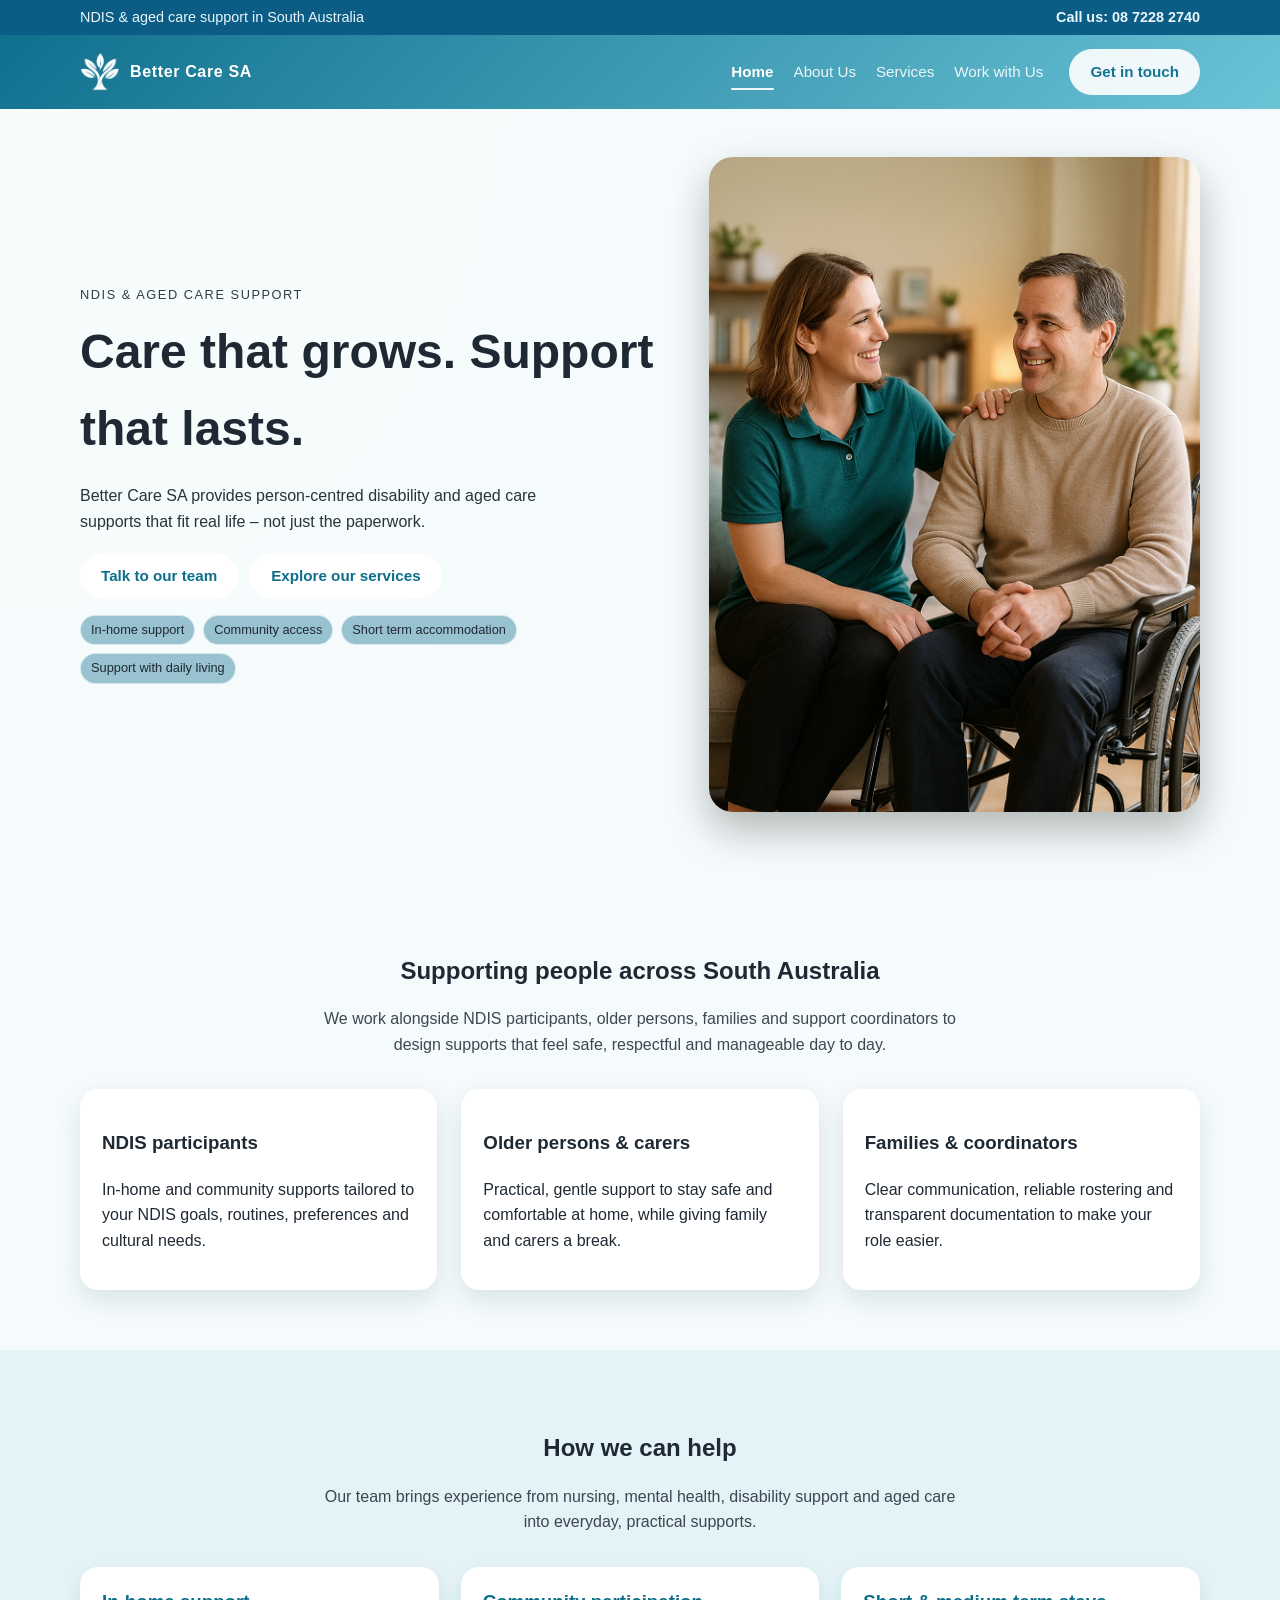
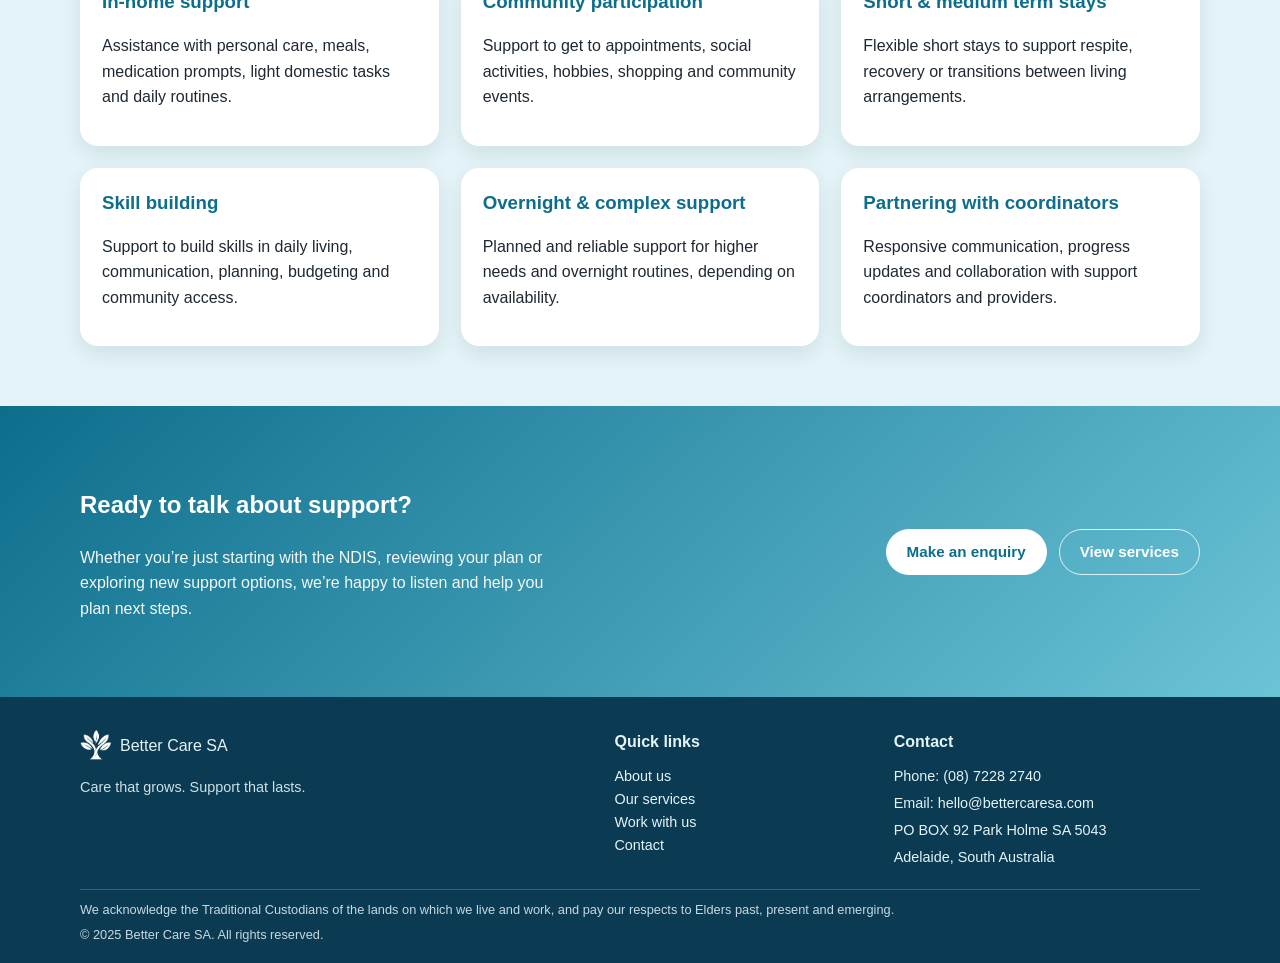
<file: index.html>
<!DOCTYPE html>
<html lang="en">
<head>
  <meta charset="UTF-8" />
  <title>Better Care SA – Disability & Aged Care Support in South Australia</title>
  <meta name="viewport" content="width=device-width, initial-scale=1.0" />
  <meta
    name="description"
    content="Better Care SA provides person-centred disability and aged care supports in South Australia. In-home support, community access, short term accommodation and more."
  />
  <link rel="stylesheet" href="styles.css" />
  <link rel="icon" type="image/png" href="img/favicon64.png">
</head>
<body>
  <header class="site-header">
    <div class="top-bar">
      <div class="container top-bar-inner">
        <span>NDIS & aged care support in South Australia</span>
        <a href="tel:+61-872-282-740" class="top-bar-phone">
          Call us: 08 7228 2740
        </a>
      </div>
    </div>

    <div class="container nav-container">
      <a href="index.html" class="logo">
        <img src="img/logo-tree-white.png" alt="Better Care SA logo" />
        <span class="logo-text">Better Care SA</span>
      </a>

      <nav class="main-nav">
        <a href="index.html" aria-current="page">Home</a>
        <a href="about.html">About Us</a>
        <a href="services.html">Services</a>
        <a href="work-with-us.html">Work with Us</a>
        <a href="contact.html" class="btn-primary nav-cta">Get in touch</a>
      </nav>

    </div>
  </header>

  <main>
    <section class="hero">
      <div class="hero-overlay"></div>
      <div class="container hero-inner">
        <div class="hero-text">
          <div class="hero-eyebrow">NDIS & aged care support</div>
          <h1>Care that grows. Support that lasts.</h1>
          <p class="hero-subtitle">
            Better Care SA provides person-centred disability and aged care
            supports that fit real life – not just the paperwork.
          </p>

          <div class="hero-actions">
            <a href="contact.html" class="btn-primary">Talk to our team</a>
            <a href="services.html" class="btn-primary">Explore our services</a>
          </div>

          <div class="hero-badges">
            <span>In-home support</span>
            <span>Community access</span>
            <span>Short term accommodation</span>
            <span>Support with daily living</span>
          </div>
        </div>

        <div class="hero-image">
          <img src="img/hero-support.png" alt="Support worker with participant at home" />
        </div>
      </div>
    </section>

    <section class="section section-light">
      <div class="container">
        <div class="section-header">
          <h2>Supporting people across South Australia</h2>
          <p>
            We work alongside NDIS participants, older persons, families and
            support coordinators to design supports that feel safe, respectful
            and manageable day to day.
          </p>
        </div>

        <div class="three-cards">
          <article class="card">
            <h3>NDIS participants</h3>
            <p>
              In-home and community supports tailored to your NDIS goals,
              routines, preferences and cultural needs.
            </p>
          </article>
          <article class="card">
            <h3>Older persons & carers</h3>
            <p>
              Practical, gentle support to stay safe and comfortable at home,
              while giving family and carers a break.
            </p>
          </article>
          <article class="card">
            <h3>Families & coordinators</h3>
            <p>
              Clear communication, reliable rostering and transparent
              documentation to make your role easier.
            </p>
          </article>
        </div>
      </div>
    </section>

    <section class="section section-soft">
      <div class="container">
        <div class="section-header">
          <h2>How we can help</h2>
          <p>
            Our team brings experience from nursing, mental health, disability
            support and aged care into everyday, practical supports.
          </p>
        </div>

        <div class="services-grid">
          <article class="service-card">
            <h3>In-home support</h3>
            <p>
              Assistance with personal care, meals, medication prompts, light
              domestic tasks and daily routines.
            </p>
          </article>
          <article class="service-card">
            <h3>Community participation</h3>
            <p>
              Support to get to appointments, social activities, hobbies,
              shopping and community events.
            </p>
          </article>
          <article class="service-card">
            <h3>Short & medium term stays</h3>
            <p>
              Flexible short stays to support respite, recovery or transitions
              between living arrangements.
            </p>
          </article>
          <article class="service-card">
            <h3>Skill building</h3>
            <p>
              Support to build skills in daily living, communication, planning,
              budgeting and community access.
            </p>
          </article>
          <article class="service-card">
            <h3>Overnight & complex support</h3>
            <p>
              Planned and reliable support for higher needs and overnight
              routines, depending on availability.
            </p>
          </article>
          <article class="service-card">
            <h3>Partnering with coordinators</h3>
            <p>
              Responsive communication, progress updates and collaboration with
              support coordinators and providers.
            </p>
          </article>
        </div>
      </div>
    </section>

    <section class="section section-cta">
      <div class="container cta-inner">
        <div class="cta-text">
          <h2>Ready to talk about support?</h2>
          <p>
            Whether you’re just starting with the NDIS, reviewing your plan or
            exploring new support options, we’re happy to listen and help you
            plan next steps.
          </p>
        </div>
        <div class="cta-actions">
          <a href="contact.html" class="btn-primary">Make an enquiry</a>
          <a href="services.html" class="btn-ghost">View services</a>
        </div>
      </div>
    </section>
  </main>

  <footer class="site-footer">
    <div class="container">
      <div class="footer-grid">
        <div>
          <div class="footer-logo">
            <img src="img/logo-tree-white.png" alt="Better Care SA logo" />
            <span>Better Care SA</span>
          </div>
          <p class="footer-tagline">
            Care that grows. Support that lasts.
          </p>
        </div>

        <div>
          <h4>Quick links</h4>
          <ul>
            <li><a href="about.html">About us</a></li>
            <li><a href="services.html">Our services</a></li>
            <li><a href="work-with-us.html">Work with us</a></li>
            <li><a href="contact.html">Contact</a></li>
          </ul>
        </div>

        <div class="footer-contact">
          <h4>Contact</h4>
          <ul>
            <li>Phone: (08) 7228 2740</li>
            <li>Email: hello@bettercaresa.com</li>
            <li>PO BOX 92 Park Holme SA 5043</li>
            <li>Adelaide, South Australia</li>
          </ul>
        </div>
      </div>

      <div class="footer-bottom">
        <div class="ack">
          We acknowledge the Traditional Custodians of the lands on which we live and work,
          and pay our respects to Elders past, present and emerging.
        </div>
        <div>© 2025 Better Care SA. All rights reserved.</div>
      </div>
    </div>
  </footer>
</body>
</html>
</file>
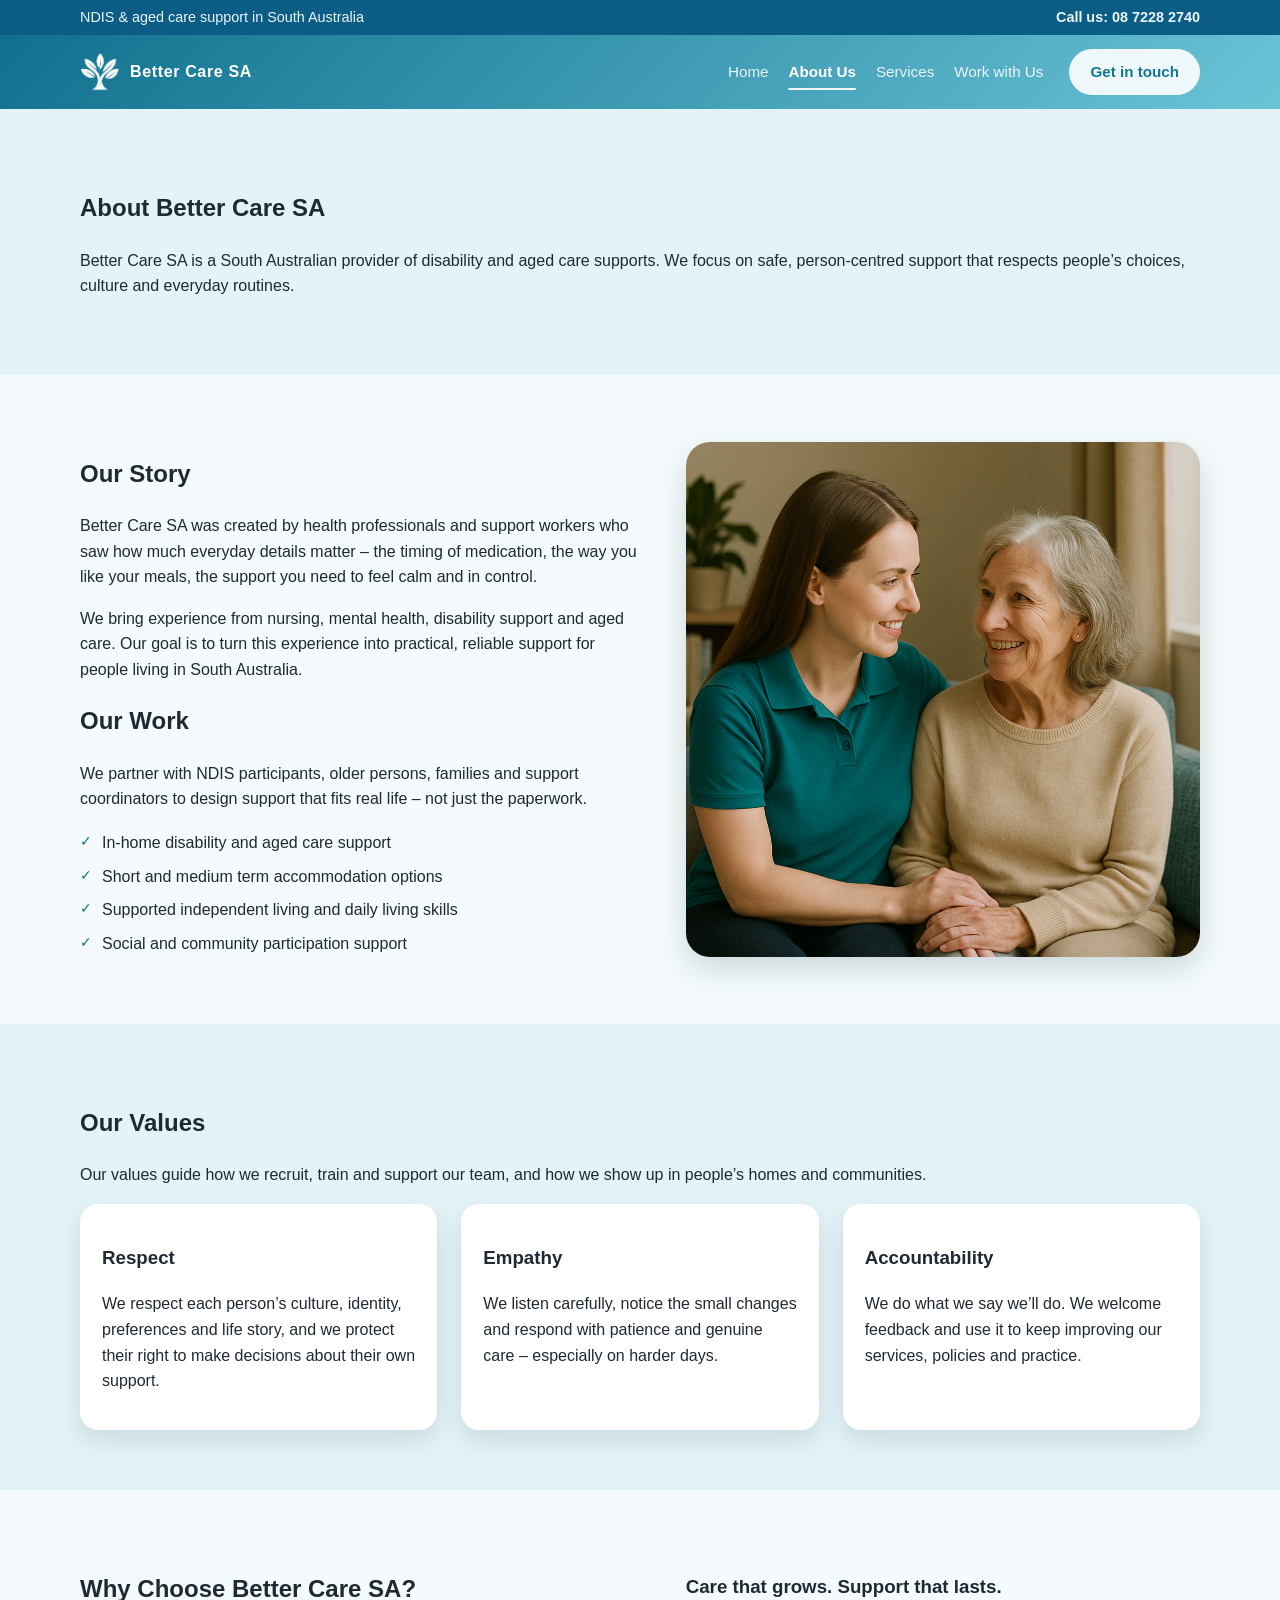
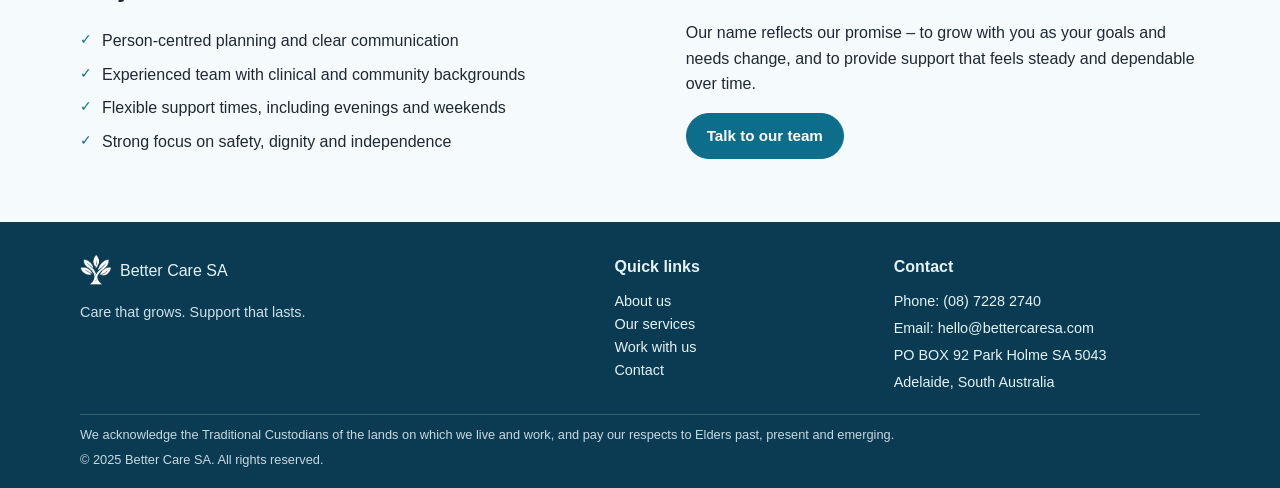
<file: about.html>
<!DOCTYPE html>
<html lang="en">
<head>
  <meta charset="UTF-8" />
  <title>About Us – Better Care SA</title>
  <meta name="viewport" content="width=device-width, initial-scale=1.0" />
  <meta
    name="description"
    content="Learn more about Better Care SA – a South Australian provider of person-centred disability and aged care supports."
  />
  <link rel="stylesheet" href="styles.css" />
  <link rel="icon" type="image/png" href="img/favicon64.png">
</head>
<body>
  <header class="site-header">
    <div class="top-bar">
      <div class="container top-bar-inner">
        <span>NDIS & aged care support in South Australia</span>
        <a href="tel:+61-872-282-740" class="top-bar-phone">
          Call us: 08 7228 2740
        </a>
      </div>
    </div>

    <div class="container nav-container">
      <a href="index.html" class="logo">
        <img src="img/logo-tree-white.png" alt="Better Care SA logo" />
        <span class="logo-text">Better Care SA</span>
      </a>

      <nav class="main-nav">
        <a href="index.html">Home</a>
        <a href="about.html" aria-current="page">About Us</a>
        <a href="services.html">Services</a>
        <a href="work-with-us.html">Work with Us</a>
        <a href="contact.html" class="btn-primary nav-cta">Get in touch</a>
      </nav>

    </div>
  </header>

  <main>
    <section class="section section-soft">
      <div class="container">
        <h1>About Better Care SA</h1>
        <p>
          Better Care SA is a South Australian provider of disability and aged
          care supports. We focus on safe, person-centred support that respects
          people’s choices, culture and everyday routines.
        </p>
      </div>
    </section>

    <section class="section section-light">
      <div class="container two-col">
        <div class="col">
          <h2>Our Story</h2>
          <p>
            Better Care SA was created by health professionals and support
            workers who saw how much everyday details matter – the timing of
            medication, the way you like your meals, the support you need to
            feel calm and in control.
          </p>
          <p>
            We bring experience from nursing, mental health, disability support
            and aged care. Our goal is to turn this experience into practical,
            reliable support for people living in South Australia.
          </p>

          <h2>Our Work</h2>
          <p>
            We partner with NDIS participants, older persons, families and
            support coordinators to design support that fits real life – not
            just the paperwork.
          </p>
          <ul class="tick-list">
            <li>In-home disability and aged care support</li>
            <li>Short and medium term accommodation options</li>
            <li>Supported independent living and daily living skills</li>
            <li>Social and community participation support</li>
          </ul>
        </div>

        <div class="col about-image-wrapper">
          <img src="img/about-team.png" alt="Better Care SA support team" />
        </div>
      </div>
    </section>

    <section class="section section-soft">
      <div class="container">
        <h2>Our Values</h2>
        <p>
          Our values guide how we recruit, train and support our team, and how
          we show up in people’s homes and communities.
        </p>

        <div class="three-cards">
          <article class="card">
            <h3>Respect</h3>
            <p>
              We respect each person’s culture, identity, preferences and life
              story, and we protect their right to make decisions about their
              own support.
            </p>
          </article>

          <article class="card">
            <h3>Empathy</h3>
            <p>
              We listen carefully, notice the small changes and respond with
              patience and genuine care – especially on harder days.
            </p>
          </article>

          <article class="card">
            <h3>Accountability</h3>
            <p>
              We do what we say we’ll do. We welcome feedback and use it to keep
              improving our services, policies and practice.
            </p>
          </article>
        </div>
      </div>
    </section>

    <section class="section section-light">
      <div class="container two-col">
        <div class="col">
          <h2>Why Choose Better Care SA?</h2>
          <ul class="tick-list">
            <li>Person-centred planning and clear communication</li>
            <li>Experienced team with clinical and community backgrounds</li>
            <li>Flexible support times, including evenings and weekends</li>
            <li>Strong focus on safety, dignity and independence</li>
          </ul>
        </div>
        <div class="col">
          <h3>Care that grows. Support that lasts.</h3>
          <p>
            Our name reflects our promise – to grow with you as your goals and
            needs change, and to provide support that feels steady and
            dependable over time.
          </p>
          <a href="contact.html" class="btn-primary">Talk to our team</a>
        </div>
      </div>
    </section>
  </main>

  <footer class="site-footer">
    <div class="container">
      <div class="footer-grid">
        <div>
          <div class="footer-logo">
            <img src="img/logo-tree-white.png" alt="Better Care SA logo" />
            <span>Better Care SA</span>
          </div>
          <p class="footer-tagline">Care that grows. Support that lasts.</p>
        </div>

        <div>
          <h4>Quick links</h4>
          <ul>
            <li><a href="about.html">About us</a></li>
            <li><a href="services.html">Our services</a></li>
            <li><a href="work-with-us.html">Work with us</a></li>
            <li><a href="contact.html">Contact</a></li>
          </ul>
        </div>

        <div class="footer-contact">
          <h4>Contact</h4>
          <ul>
            <li>Phone: (08) 7228 2740</li>
            <li>Email: hello@bettercaresa.com</li>
            <li>PO BOX 92 Park Holme SA 5043</li>
            <li>Adelaide, South Australia</li>
          </ul>
        </div>
      </div>

      <div class="footer-bottom">
        <div class="ack">
          We acknowledge the Traditional Custodians of the lands on which we live and work,
          and pay our respects to Elders past, present and emerging.
        </div>
        <div>© 2025 Better Care SA. All rights reserved.</div>
      </div>
    </div>
  </footer>
</body>
</html>
</file>
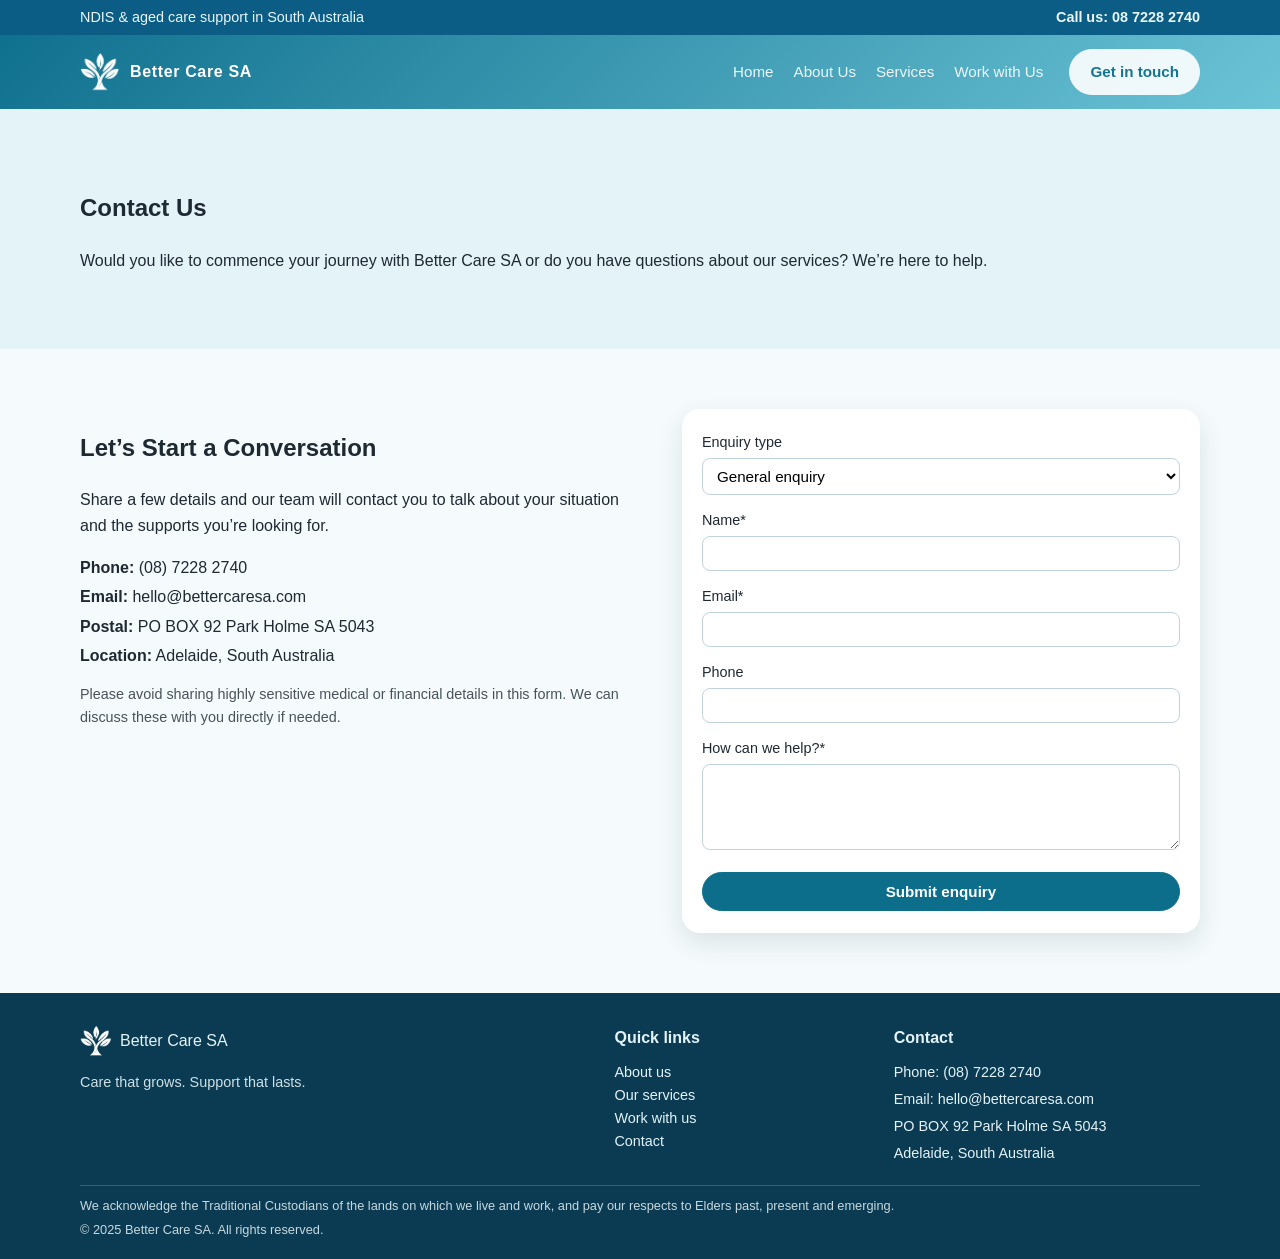
<file: contact.html>
<!DOCTYPE html>
<html lang="en">
<head>
  <meta charset="UTF-8" />
  <title>Contact Us – Better Care SA</title>
  <meta name="viewport" content="width=device-width, initial-scale=1.0" />
  <meta
    name="description"
    content="Contact Better Care SA to discuss NDIS or aged care supports in South Australia."
  />
  <link rel="stylesheet" href="styles.css" />
  <link rel="icon" type="image/png" href="img/favicon64.png">
</head>
<body>
  <header class="site-header">
    <div class="top-bar">
      <div class="container top-bar-inner">
        <span>NDIS & aged care support in South Australia</span>
        <a href="tel:+61-872-282-740" class="top-bar-phone">
          Call us: 08 7228 2740
        </a>
      </div>
    </div>

    <div class="container nav-container">
      <a href="index.html" class="logo">
        <img src="img/logo-tree-white.png" alt="Better Care SA logo" />
        <span class="logo-text">Better Care SA</span>
      </a>

      <nav class="main-nav">
        <a href="index.html">Home</a>
        <a href="about.html">About Us</a>
        <a href="services.html">Services</a>
        <a href="work-with-us.html">Work with Us</a>
        <a href="contact.html" class="btn-primary nav-cta">Get in touch</a>
      </nav>


    </div>
  </header>

  <main>
    <section class="section section-soft">
      <div class="container">
        <h1>Contact Us</h1>
        <p>
          Would you like to commence your journey with Better Care SA or do you
          have questions about our services? We’re here to help.
        </p>
      </div>
    </section>

    <section class="section section-light">
      <div class="container contact-grid">
        <div>
          <h2>Let’s Start a Conversation</h2>
          <p>
            Share a few details and our team will contact you to talk about your
            situation and the supports you’re looking for.
          </p>

          <div class="contact-details">
            <p><strong>Phone:</strong> (08) 7228 2740</p>
            <p><strong>Email:</strong> hello@bettercaresa.com</p>
            <p><strong>Postal:</strong> PO BOX 92 Park Holme SA 5043</p>
            <p><strong>Location:</strong> Adelaide, South Australia</p>
          </div>

          <p class="contact-note">
            Please avoid sharing highly sensitive medical or financial details
            in this form. We can discuss these with you directly if needed.
          </p>
        </div>

        <form
          class="contact-form"
          action="https://api.web3forms.com/submit"
          method="POST"
        >
          <input type="hidden" name="access_key" value="0a9de8a1-6753-442f-b642-36aa761d3020" />
          <input type="hidden" name="subject" value="New enquiry from Better Care SA website" />
          <input type="hidden" name="from_name" value="Better Care SA Website" />
          <input type="hidden" name="redirect" value="https://bettercaresa.com/thank-you.html" />

          <input type="text" name="website" style="display:none;" tabindex="-1" autocomplete="off" />
          <input type="checkbox" name="botcheck" style="display:none;" />

          <div class="form-row">
            <label for="enquiry-type">Enquiry type</label>
            <select id="enquiry-type" name="Enquiry type">
              <option value="General enquiry">General enquiry</option>
              <option value="NDIS participant / older person">
                I am an NDIS participant / older person
              </option>
              <option value="Family member / representative">
                I am a family member / representative
              </option>
              <option value="Support coordinator / professional referral">
                Support coordinator / professional referral
              </option>
              <option value="Join the team">Join the team</option>
            </select>
          </div>

          <div class="form-row">
            <label for="name">Name*</label>
            <input id="name" name="Name" type="text" required />
          </div>

          <div class="form-row">
            <label for="email">Email*</label>
            <input id="email" name="Email" type="email" required />
          </div>

          <div class="form-row">
            <label for="phone">Phone</label>
            <input id="phone" name="Phone" type="tel" />
          </div>

          <div class="form-row">
            <label for="message">How can we help?*</label>
            <textarea id="message" name="Message" rows="4" required></textarea>
          </div>

          <div class="h-captcha" data-captcha="true"></div>

          <button type="submit" class="btn-primary btn-full">
            Submit enquiry
          </button>
        </form>
      </div>
    </section>
  </main>

  <footer class="site-footer">
    <div class="container">
      <div class="footer-grid">
        <div>
          <div class="footer-logo">
            <img src="img/logo-tree-white.png" alt="Better Care SA logo" />
            <span>Better Care SA</span>
          </div>
          <p class="footer-tagline">Care that grows. Support that lasts.</p>
        </div>

        <div>
          <h4>Quick links</h4>
          <ul>
            <li><a href="about.html">About us</a></li>
            <li><a href="services.html">Our services</a></li>
            <li><a href="work-with-us.html">Work with us</a></li>
            <li><a href="contact.html">Contact</a></li>
          </ul>
        </div>

        <div class="footer-contact">
          <h4>Contact</h4>
          <ul>
            <li>Phone: (08) 7228 2740</li>
            <li>Email: hello@bettercaresa.com</li>
            <li>PO BOX 92 Park Holme SA 5043</li>
            <li>Adelaide, South Australia</li>
          </ul>
        </div>
      </div>

      <div class="footer-bottom">
        <div class="ack">
          We acknowledge the Traditional Custodians of the lands on which we live and work,
          and pay our respects to Elders past, present and emerging.
        </div>
        <div>© 2025 Better Care SA. All rights reserved.</div>
      </div>
    </div>
  </footer>

  <script src="https://web3forms.com/client/script.js" async defer></script>
</body>
</html>
</file>
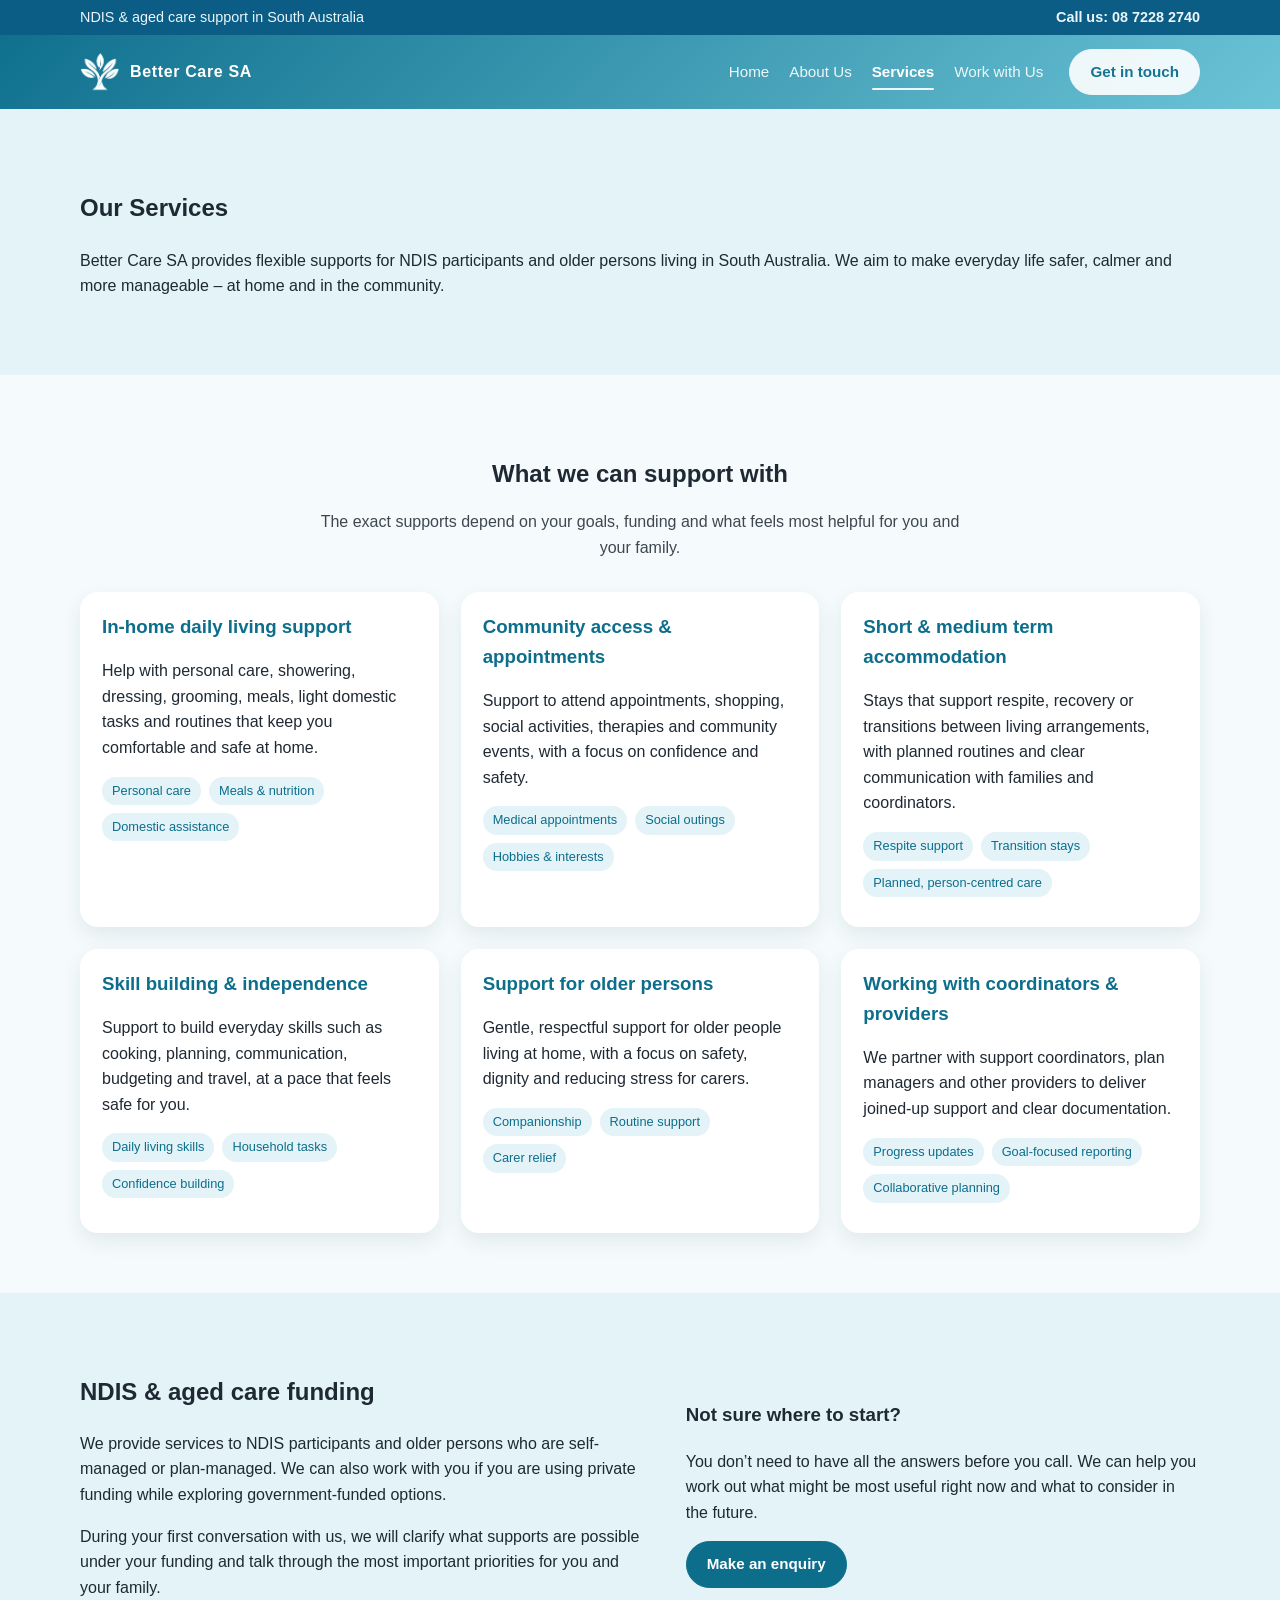
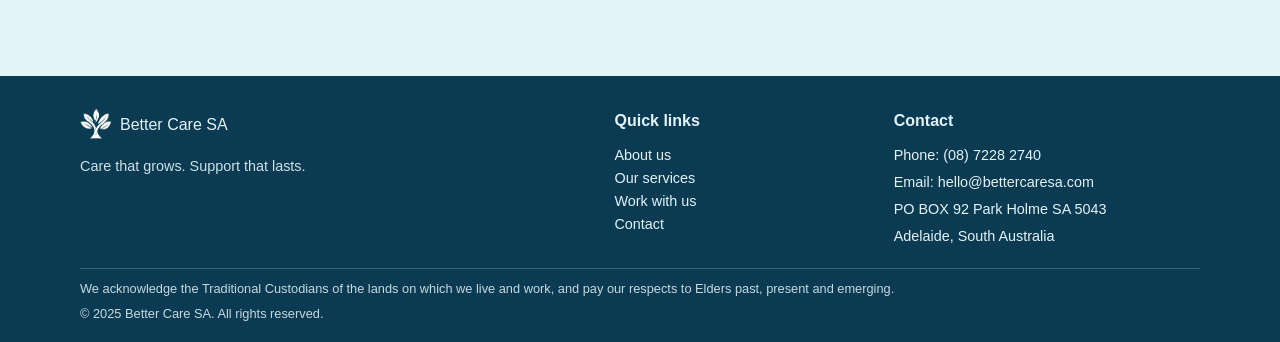
<file: services.html>
<!DOCTYPE html>
<html lang="en">
<head>
  <meta charset="UTF-8" />
  <title>Our Services – Better Care SA</title>
  <meta name="viewport" content="width=device-width, initial-scale=1.0" />
  <meta
    name="description"
    content="Explore Better Care SA services: in-home disability and aged care support, community access, skill building, short term accommodation and more."
  />
  <link rel="stylesheet" href="styles.css" />
  <link rel="icon" type="image/png" href="img/favicon64.png">
</head>
<body>
  <header class="site-header">
    <div class="top-bar">
      <div class="container top-bar-inner">
        <span>NDIS & aged care support in South Australia</span>
        <a href="tel:+61-872-282-740" class="top-bar-phone">
          Call us: 08 7228 2740
        </a>
      </div>
    </div>

    <div class="container nav-container">
      <a href="index.html" class="logo">
        <img src="img/logo-tree-white.png" alt="Better Care SA logo" />
        <span class="logo-text">Better Care SA</span>
      </a>

      <nav class="main-nav">
        <a href="index.html">Home</a>
        <a href="about.html">About Us</a>
        <a href="services.html" aria-current="page">Services</a>
        <a href="work-with-us.html">Work with Us</a>
        <a href="contact.html" class="btn-primary nav-cta">Get in touch</a>
      </nav>

    </div>
  </header>

  <main>
    <section class="section section-soft">
      <div class="container">
        <h1>Our Services</h1>
        <p>
          Better Care SA provides flexible supports for NDIS participants and
          older persons living in South Australia. We aim to make everyday life
          safer, calmer and more manageable – at home and in the community.
        </p>
      </div>
    </section>

    <section class="section section-light">
      <div class="container">
        <div class="section-header">
          <h2>What we can support with</h2>
          <p>
            The exact supports depend on your goals, funding and what feels most
            helpful for you and your family.
          </p>
        </div>

        <div class="services-grid">
          <article class="service-card">
            <h3>In-home daily living support</h3>
            <p>
              Help with personal care, showering, dressing, grooming, meals,
              light domestic tasks and routines that keep you comfortable and
              safe at home.
            </p>
            <ul class="pill-list">
              <li>Personal care</li>
              <li>Meals & nutrition</li>
              <li>Domestic assistance</li>
            </ul>
          </article>

          <article class="service-card">
            <h3>Community access & appointments</h3>
            <p>
              Support to attend appointments, shopping, social activities,
              therapies and community events, with a focus on confidence and
              safety.
            </p>
            <ul class="pill-list">
              <li>Medical appointments</li>
              <li>Social outings</li>
              <li>Hobbies & interests</li>
            </ul>
          </article>

          <article class="service-card">
            <h3>Short & medium term accommodation</h3>
            <p>
              Stays that support respite, recovery or transitions between
              living arrangements, with planned routines and clear communication
              with families and coordinators.
            </p>
            <ul class="pill-list">
              <li>Respite support</li>
              <li>Transition stays</li>
              <li>Planned, person-centred care</li>
            </ul>
          </article>

          <article class="service-card">
            <h3>Skill building & independence</h3>
            <p>
              Support to build everyday skills such as cooking, planning,
              communication, budgeting and travel, at a pace that feels safe for
              you.
            </p>
            <ul class="pill-list">
              <li>Daily living skills</li>
              <li>Household tasks</li>
              <li>Confidence building</li>
            </ul>
          </article>

          <article class="service-card">
            <h3>Support for older persons</h3>
            <p>
              Gentle, respectful support for older people living at home, with a
              focus on safety, dignity and reducing stress for carers.
            </p>
            <ul class="pill-list">
              <li>Companionship</li>
              <li>Routine support</li>
              <li>Carer relief</li>
            </ul>
          </article>

          <article class="service-card">
            <h3>Working with coordinators & providers</h3>
            <p>
              We partner with support coordinators, plan managers and other
              providers to deliver joined-up support and clear documentation.
            </p>
            <ul class="pill-list">
              <li>Progress updates</li>
              <li>Goal-focused reporting</li>
              <li>Collaborative planning</li>
            </ul>
          </article>
        </div>
      </div>
    </section>

    <section class="section section-soft">
      <div class="container two-col">
        <div class="col">
          <h2>NDIS & aged care funding</h2>
          <p>
            We provide services to NDIS participants and older persons who are
            self-managed or plan-managed. We can also work with you if you are
            using private funding while exploring government-funded options.
          </p>
          <p>
            During your first conversation with us, we will clarify what
            supports are possible under your funding and talk through the most
            important priorities for you and your family.
          </p>
        </div>
        <div class="col">
          <h3>Not sure where to start?</h3>
          <p>
            You don’t need to have all the answers before you call. We can help
            you work out what might be most useful right now and what to
            consider in the future.
          </p>
          <a href="contact.html" class="btn-primary">Make an enquiry</a>
        </div>
      </div>
    </section>
  </main>

  <footer class="site-footer">
    <div class="container">
      <div class="footer-grid">
        <div>
          <div class="footer-logo">
            <img src="img/logo-tree-white.png" alt="Better Care SA logo" />
            <span>Better Care SA</span>
          </div>
          <p class="footer-tagline">Care that grows. Support that lasts.</p>
        </div>

        <div>
          <h4>Quick links</h4>
          <ul>
            <li><a href="about.html">About us</a></li>
            <li><a href="services.html">Our services</a></li>
            <li><a href="work-with-us.html">Work with us</a></li>
            <li><a href="contact.html">Contact</a></li>
          </ul>
        </div>

        <div class="footer-contact">
          <h4>Contact</h4>
          <ul>
            <li>Phone: (08) 7228 2740</li>
            <li>Email: hello@bettercaresa.com</li>
            <li>PO BOX 92 Park Holme SA 5043</li>
            <li>Adelaide, South Australia</li>
          </ul>
        </div>
      </div>

      <div class="footer-bottom">
        <div class="ack">
          We acknowledge the Traditional Custodians of the lands on which we live and work,
          and pay our respects to Elders past, present and emerging.
        </div>
        <div>© 2025 Better Care SA. All rights reserved.</div>
      </div>
    </div>
  </footer>
</body>
</html>
</file>
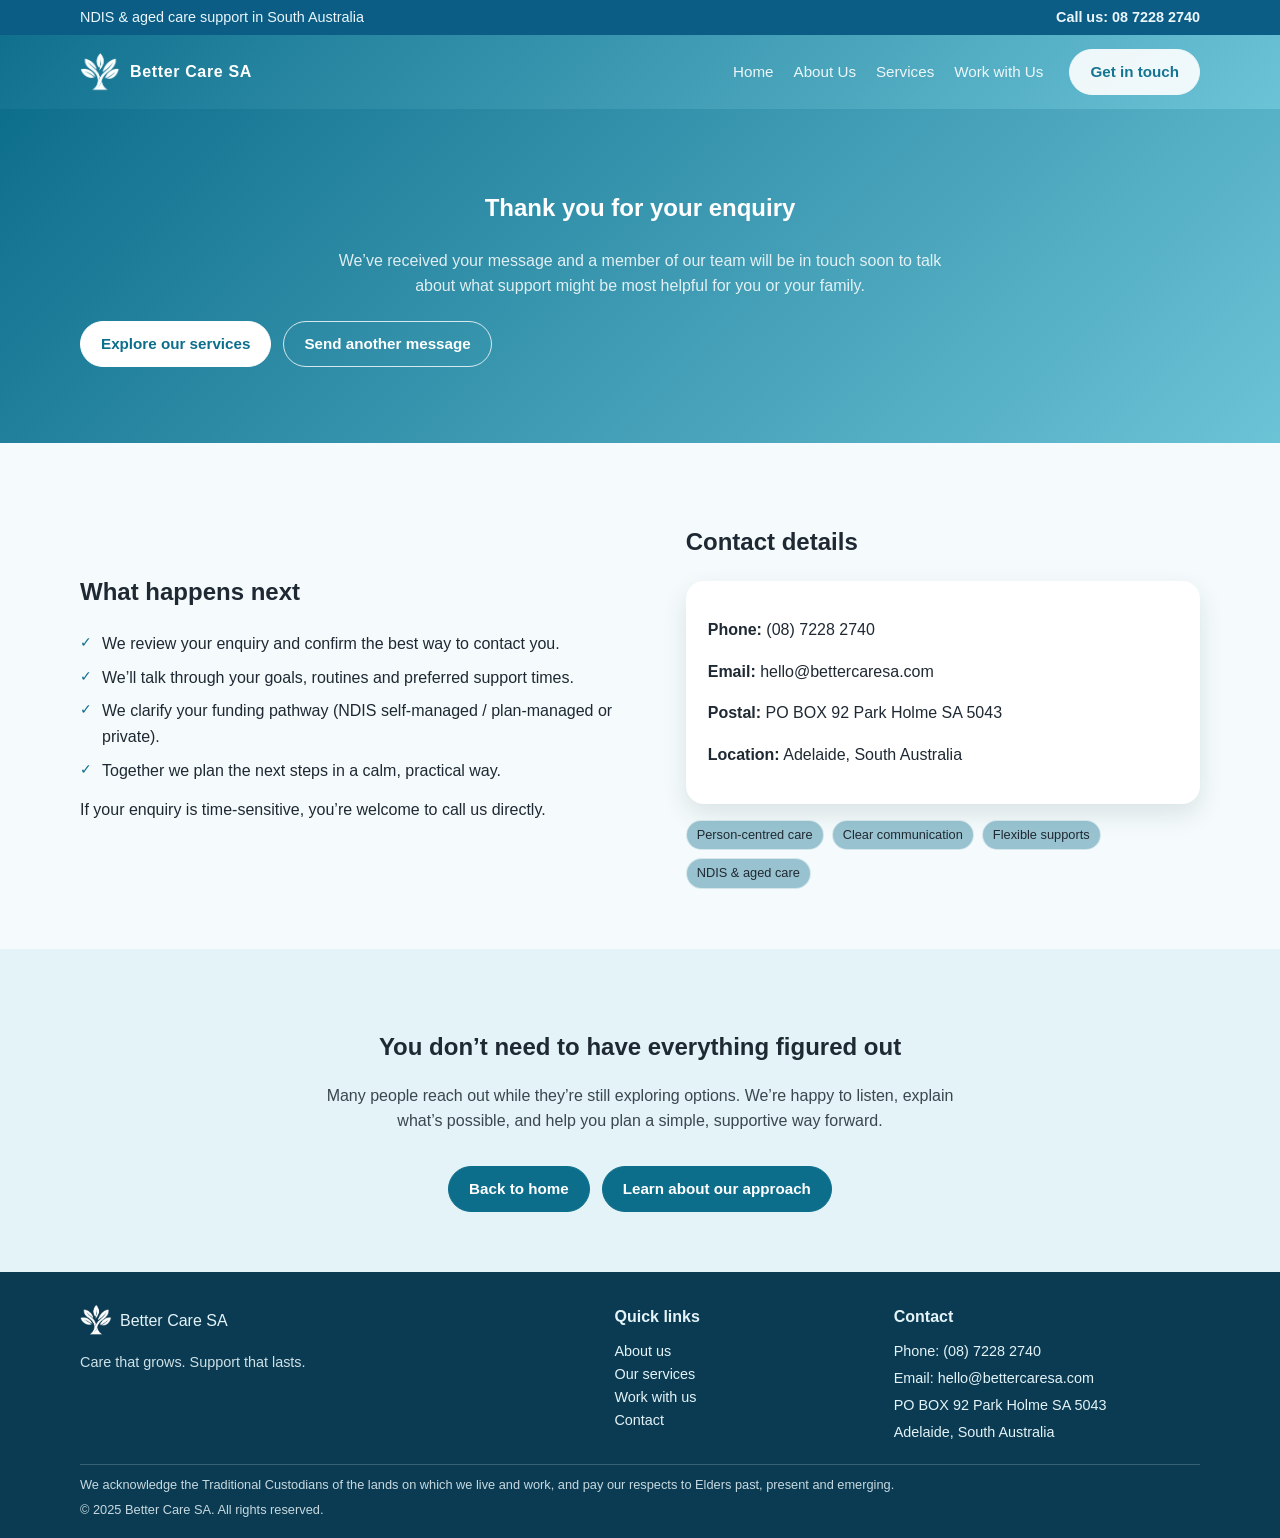
<file: thank-you.html>
<!DOCTYPE html>
<html lang="en">
<head>
  <meta charset="UTF-8" />
  <title>Thank You – Better Care SA</title>
  <meta name="viewport" content="width=device-width, initial-scale=1.0" />
  <meta
    name="description"
    content="Thank you for contacting Better Care SA. We’ve received your enquiry and will be in touch soon."
  />
  <link rel="stylesheet" href="styles.css" />
  <link rel="icon" type="image/png" href="img/favicon64.png">
</head>
<body>
  <header class="site-header">
    <div class="top-bar">
      <div class="container top-bar-inner">
        <span>NDIS & aged care support in South Australia</span>
        <a href="tel:+61-872-282-740" class="top-bar-phone">
          Call us: 08 7228 2740
        </a>
      </div>
    </div>

    <div class="container nav-container">
      <a href="index.html" class="logo">
        <img src="img/logo-tree-white.png" alt="Better Care SA logo" />
        <span class="logo-text">Better Care SA</span>
      </a>

      <nav class="main-nav">
        <a href="index.html">Home</a>
        <a href="about.html">About Us</a>
        <a href="services.html">Services</a>
        <a href="work-with-us.html">Work with Us</a>
        <a href="contact.html" class="btn-primary nav-cta">Get in touch</a>
      </nav>

    </div>
  </header>

  <main>
    <section class="section section-cta">
      <div class="container">
        <div class="section-header" style="margin-bottom: 0;">
          <h1>Thank you for your enquiry</h1>
          <p>
            We’ve received your message and a member of our team will be in touch
            soon to talk about what support might be most helpful for you or your family.
          </p>
        </div>

        <div class="hero-actions" style="margin-top: 22px;">
          <a href="services.html" class="btn-primary">Explore our services</a>
          <a href="contact.html" class="btn-ghost">Send another message</a>
        </div>
      </div>
    </section>

    <section class="section section-light">
      <div class="container two-col">
        <div class="col">
          <h2>What happens next</h2>
          <ul class="tick-list">
            <li>We review your enquiry and confirm the best way to contact you.</li>
            <li>We’ll talk through your goals, routines and preferred support times.</li>
            <li>We clarify your funding pathway (NDIS self-managed / plan-managed or private).</li>
            <li>Together we plan the next steps in a calm, practical way.</li>
          </ul>
          <p style="margin-top: 14px;">
            If your enquiry is time-sensitive, you’re welcome to call us directly.
          </p>
        </div>

        <div class="col">
          <h2>Contact details</h2>
          <div class="card">
            <p><strong>Phone:</strong> (08) 7228 2740</p>
            <p><strong>Email:</strong> hello@bettercaresa.com</p>
            <p><strong>Postal:</strong> PO BOX 92 Park Holme SA 5043</p>
            <p><strong>Location:</strong> Adelaide, South Australia</p>
          </div>

          <div class="hero-badges" style="margin-top: 16px;">
            <span>Person-centred care</span>
            <span>Clear communication</span>
            <span>Flexible supports</span>
            <span>NDIS & aged care</span>
          </div>
        </div>
      </div>
    </section>

    <section class="section section-soft">
      <div class="container">
        <div class="section-header">
          <h2>You don’t need to have everything figured out</h2>
          <p>
            Many people reach out while they’re still exploring options.
            We’re happy to listen, explain what’s possible, and help you plan
            a simple, supportive way forward.
          </p>
        </div>

        <div class="cta-actions" style="justify-content:center;">
          <a href="index.html" class="btn-primary">Back to home</a>
          <a href="about.html" class="btn-primary">Learn about our approach</a>
        </div>
      </div>
    </section>
  </main>

  <footer class="site-footer">
    <div class="container">
      <div class="footer-grid">
        <div>
          <div class="footer-logo">
            <img src="img/logo-tree-white.png" alt="Better Care SA logo" />
            <span>Better Care SA</span>
          </div>
          <p class="footer-tagline">Care that grows. Support that lasts.</p>
        </div>

        <div>
          <h4>Quick links</h4>
          <ul>
            <li><a href="about.html">About us</a></li>
            <li><a href="services.html">Our services</a></li>
            <li><a href="work-with-us.html">Work with us</a></li>
            <li><a href="contact.html">Contact</a></li>
          </ul>
        </div>

        <div class="footer-contact">
          <h4>Contact</h4>
          <ul>
            <li>Phone: (08) 7228 2740</li>
            <li>Email: hello@bettercaresa.com</li>
            <li>PO BOX 92 Park Holme SA 5043</li>
            <li>Adelaide, South Australia</li>
          </ul>
        </div>
      </div>

      <div class="footer-bottom">
        <div class="ack">
          We acknowledge the Traditional Custodians of the lands on which we live and work,
          and pay our respects to Elders past, present and emerging.
        </div>
        <div>© 2025 Better Care SA. All rights reserved.</div>
      </div>
    </div>
  </footer>
</body>
</html>
</file>
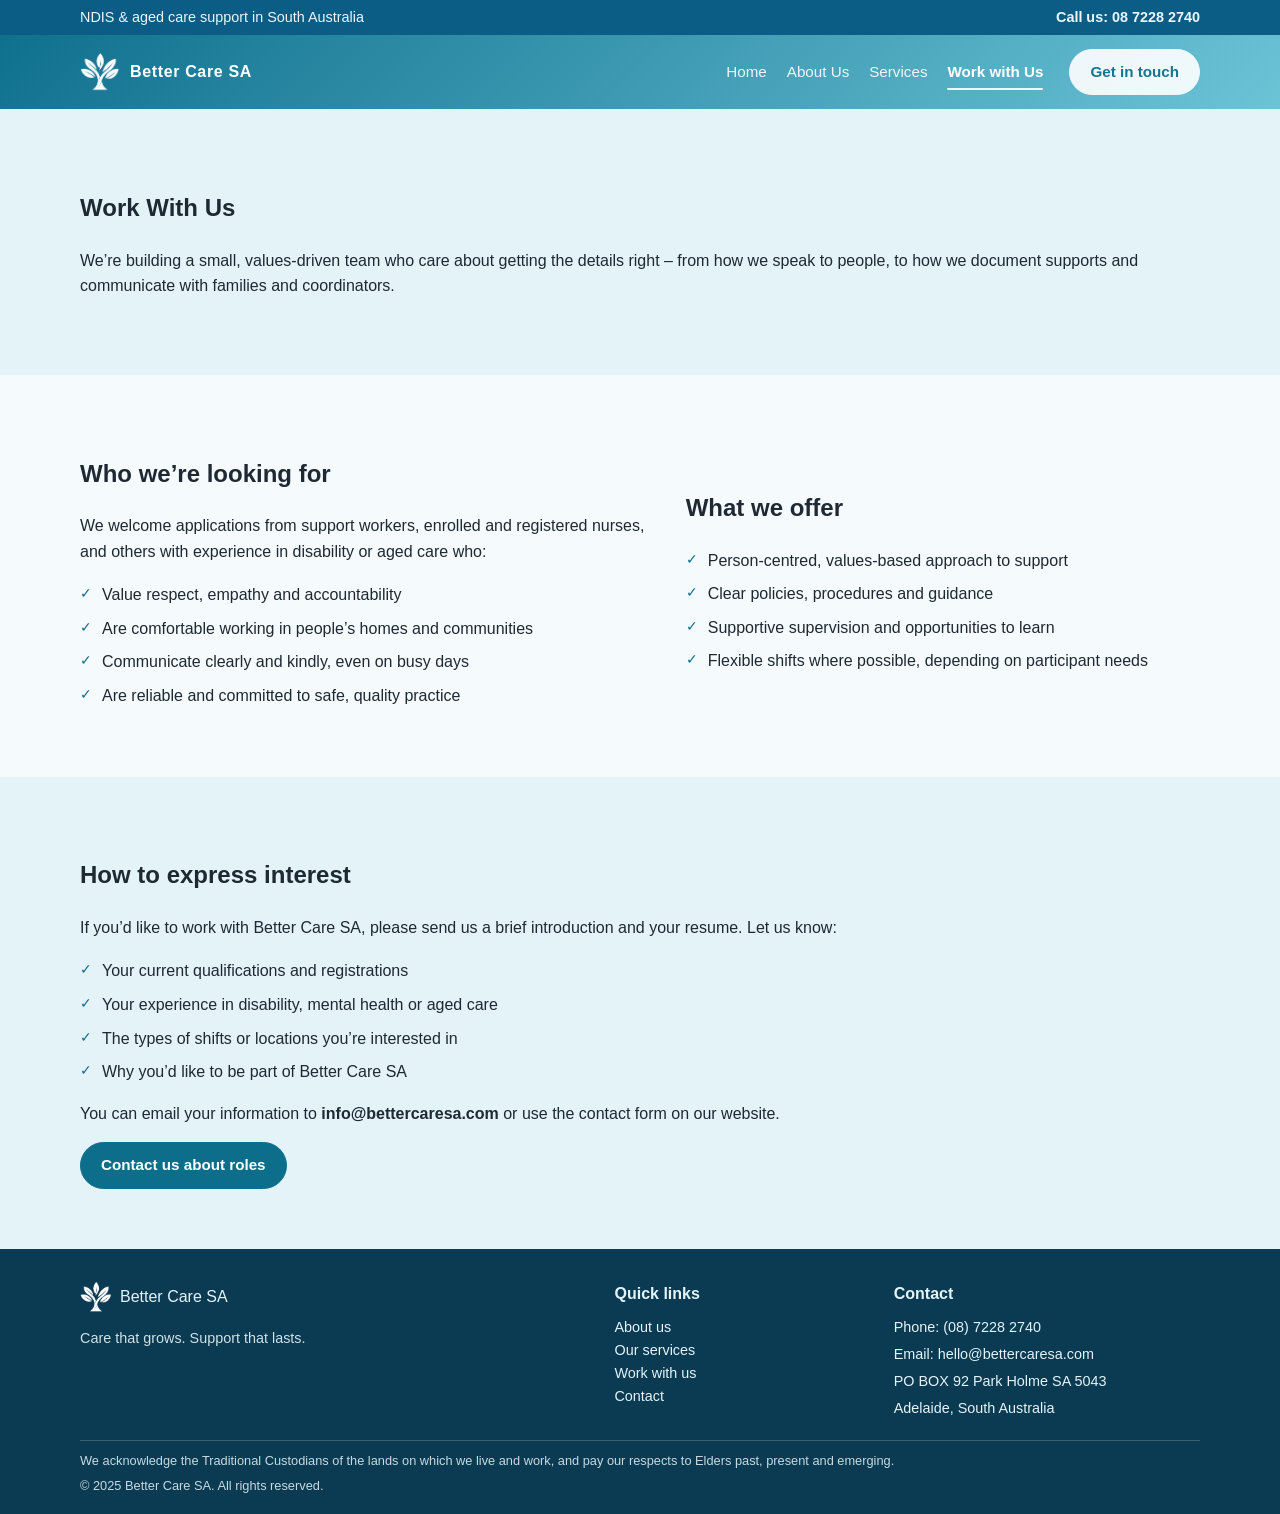
<file: work-with-us.html>
<!DOCTYPE html>
<html lang="en">
<head>
  <meta charset="UTF-8" />
  <title>Work With Us – Better Care SA</title>
  <meta name="viewport" content="width=device-width, initial-scale=1.0" />
  <meta
    name="description"
    content="Join Better Care SA – a values-driven team supporting NDIS participants and older persons across South Australia."
  />
  <link rel="stylesheet" href="styles.css" />
  <link rel="icon" type="image/png" href="img/favicon64.png">
</head>
<body>
  <header class="site-header">
    <div class="top-bar">
      <div class="container top-bar-inner">
        <span>NDIS & aged care support in South Australia</span>
        <a href="tel:+61-872-282-740" class="top-bar-phone">
          Call us: 08 7228 2740
        </a>
      </div>
    </div>

    <div class="container nav-container">
      <a href="index.html" class="logo">
        <img src="img/logo-tree-white.png" alt="Better Care SA logo" />
        <span class="logo-text">Better Care SA</span>
      </a>

      <nav class="main-nav">
        <a href="index.html">Home</a>
        <a href="about.html">About Us</a>
        <a href="services.html">Services</a>
        <a href="work-with-us.html" aria-current="page">Work with Us</a>
        <a href="contact.html" class="btn-primary nav-cta">Get in touch</a>
      </nav>


    </div>
  </header>

  <main>
    <section class="section section-soft">
      <div class="container">
        <h1>Work With Us</h1>
        <p>
          We’re building a small, values-driven team who care about getting the
          details right – from how we speak to people, to how we document
          supports and communicate with families and coordinators.
        </p>
      </div>
    </section>

    <section class="section section-light">
      <div class="container two-col">
        <div class="col">
          <h2>Who we’re looking for</h2>
          <p>
            We welcome applications from support workers, enrolled and
            registered nurses, and others with experience in disability or aged
            care who:
          </p>
          <ul class="tick-list">
            <li>Value respect, empathy and accountability</li>
            <li>Are comfortable working in people’s homes and communities</li>
            <li>Communicate clearly and kindly, even on busy days</li>
            <li>Are reliable and committed to safe, quality practice</li>
          </ul>
        </div>
        <div class="col">
          <h2>What we offer</h2>
          <ul class="tick-list">
            <li>Person-centred, values-based approach to support</li>
            <li>Clear policies, procedures and guidance</li>
            <li>Supportive supervision and opportunities to learn</li>
            <li>Flexible shifts where possible, depending on participant needs</li>
          </ul>
        </div>
      </div>
    </section>

    <section class="section section-soft">
      <div class="container">
        <h2>How to express interest</h2>
        <p>
          If you’d like to work with Better Care SA, please send us a brief
          introduction and your resume. Let us know:
        </p>
        <ul class="tick-list">
          <li>Your current qualifications and registrations</li>
          <li>Your experience in disability, mental health or aged care</li>
          <li>The types of shifts or locations you’re interested in</li>
          <li>Why you’d like to be part of Better Care SA</li>
        </ul>
        <p>
          You can email your information to
          <strong>info@bettercaresa.com</strong> or use the contact form on our
          website.
        </p>

        <a href="contact.html" class="btn-primary">Contact us about roles</a>
      </div>
    </section>
  </main>

  <footer class="site-footer">
    <div class="container">
      <div class="footer-grid">
        <div>
          <div class="footer-logo">
            <img src="img/logo-tree-white.png" alt="Better Care SA logo" />
            <span>Better Care SA</span>
          </div>
          <p class="footer-tagline">Care that grows. Support that lasts.</p>
        </div>

        <div>
          <h4>Quick links</h4>
          <ul>
            <li><a href="about.html">About us</a></li>
            <li><a href="services.html">Our services</a></li>
            <li><a href="work-with-us.html">Work with us</a></li>
            <li><a href="contact.html">Contact</a></li>
          </ul>
        </div>

        <div class="footer-contact">
          <h4>Contact</h4>
          <ul>
            <li>Phone: (08) 7228 2740</li>
            <li>Email: hello@bettercaresa.com</li>
            <li>PO BOX 92 Park Holme SA 5043</li>
            <li>Adelaide, South Australia</li>
          </ul>
        </div>
      </div>

      <div class="footer-bottom">
        <div class="ack">
          We acknowledge the Traditional Custodians of the lands on which we live and work,
          and pay our respects to Elders past, present and emerging.
        </div>
        <div>© 2025 Better Care SA. All rights reserved.</div>
      </div>
    </div>
  </footer>
</body>
</html>
</file>
<file: styles.css>
/* ========== Base ========== */
*,
*::before,
*::after {
  box-sizing: border-box;
}

body {
  margin: 0;
  font-family: "Segoe UI", -apple-system, BlinkMacSystemFont, "Helvetica Neue",
    Arial, sans-serif;
  color: #1f2933;
  background-color: #f5fbfc;
  line-height: 1.6;
}

img {
  max-width: 100%;
  display: block;
}

a {
  color: inherit;
  text-decoration: none;
}

.container {
  width: min(1120px, 100% - 32px);
  margin: 0 auto;
}

/* ========== Top bar ========== */
.top-bar {
  background: #0b5d85;
  color: #eaf6fb;
  font-size: 0.9rem;
}

.top-bar-inner {
  display: flex;
  justify-content: space-between;
  align-items: center;
  padding: 6px 0;
}

.top-bar-phone {
  font-weight: 600;
}

/* ========== Header + Nav ========== */
.site-header {
  background: linear-gradient(135deg, #0d6e8c, #6bc3d6);
  color: #ffffff;
  position: relative;
}

.nav-container {
  display: flex;
  align-items: center;
  justify-content: space-between;
  padding: 14px 0;
}

.logo {
  display: flex;
  align-items: center;
  gap: 10px;
}

.logo img {
  width: 40px;
  height: 40px;
}

.logo-text {
  font-weight: 700;
  letter-spacing: 0.04em;
}

.main-nav {
  display: flex;
  align-items: center;
  gap: 20px;
  font-size: 0.95rem;
}

.main-nav a {
  opacity: 0.9;
}

/* ========== Active nav state ========== */
.main-nav a[aria-current="page"] {
  opacity: 1;
  font-weight: 700;
  position: relative;
}

.main-nav a[aria-current="page"]::after {
  content: "";
  position: absolute;
  left: 0;
  right: 0;
  bottom: -6px;
  height: 2px;
  background: rgba(255, 255, 255, 0.9);
  border-radius: 2px;
}

.main-nav a:hover {
  opacity: 1;
}

.nav-cta {
  margin-left: 6px;
}

/* 小汉堡按钮先不使用，隐藏即可 */
.nav-toggle {
  display: none;
}

/* ========== Buttons ========== */
.btn-primary,
.btn-secondary,
.btn-ghost {
  display: inline-flex;
  align-items: center;
  justify-content: center;
  padding: 10px 20px;
  border-radius: 999px;
  font-weight: 600;
  border: 1px solid transparent;
  cursor: pointer;
  font-size: 0.95rem;
  transition: background .15s ease, color .15s ease, border-color .15s ease;
}

/* 默认主按钮：适合深色/渐变背景 */
.btn-primary {
  background: #ffffff;
  color: #0d6e8c;
  border-color: #ffffff;
}

.btn-primary:hover {
  background: #f2fbff;
}

/* 次按钮：适合浅色背景的明确主行动 */
.btn-secondary {
  background: #0d6e8c;
  color: #ffffff;
  border-color: #0d6e8c;
}

.btn-secondary:hover {
  background: #094860;
}

/* 幽灵按钮：用于透明/次要行动 */
.btn-ghost {
  background: transparent;
  color: #ffffff;
  border-color: rgba(255, 255, 255, 0.8);
}

.btn-ghost:hover {
  background: rgba(255, 255, 255, 0.12);
}

.btn-full {
  width: 100%;
}

/* ✅ 场景增强：浅色区块里让“主按钮”更有存在感 */
.section-light .btn-primary,
.section-soft .btn-primary {
  background: #0d6e8c;
  color: #ffffff;
  border-color: #0d6e8c;
}

.section-light .btn-primary:hover,
.section-soft .btn-primary:hover {
  background: #094860;
}

/* ========== Hero ========== */
.hero {
  position: relative;
  padding: 48px 0 60px;
}

.hero-overlay {
  position: absolute;
  inset: 0;
  background: radial-gradient(
    circle at top left,
    rgba(255, 255, 255, 0.22),
    transparent 60%
  );
  pointer-events: none;
}

.hero-inner {
  position: relative;
  display: grid;
  grid-template-columns: minmax(0, 1.2fr) minmax(0, 1fr);
  gap: 40px;
  align-items: center;
}

.hero-text {
  animation: fadeInUp 1.1s ease;
}

.hero-eyebrow {
  text-transform: uppercase;
  letter-spacing: 0.12em;
  font-size: 0.8rem;
  opacity: 0.9;
  margin-bottom: 8px;
}

.hero h1 {
  font-size: clamp(2.1rem, 3vw + 1rem, 3rem);
  margin: 0 0 12px;
}

.hero-subtitle {
  max-width: 520px;
  opacity: 0.95;
  margin-bottom: 18px;
}

.hero-actions {
  display: flex;
  flex-wrap: wrap;
  gap: 12px;
  margin-bottom: 16px;
}

.hero-badges {
  display: flex;
  flex-wrap: wrap;
  gap: 8px;
  font-size: 0.8rem;
}

.hero-badges span {
  padding: 4px 10px;
  border-radius: 999px;
  border: 1px solid rgba(255, 255, 255, 0.6);
  background: rgba(13, 110, 140, 0.4);
}

.hero-image img {
  border-radius: 24px;
  box-shadow: 0 18px 40px rgba(0, 0, 0, 0.28);
  object-fit: cover;
  width: 100%;
  aspect-ratio: 3 / 4;
}

/* 从上方淡入落下的动画（最后居中） */
@keyframes fadeInUp {
  from {
    opacity: 0;
    transform: translateY(-20px);
  }
  to {
    opacity: 1;
    transform: translateY(0);
  }
}

/* ========== Sections ========== */
.section {
  padding: 60px 0;
}

.section-light {
  background: #f5fbfc;
}

.section-soft {
  background: #e3f3f7;
}

.section-cta {
  background: linear-gradient(135deg, #0d6e8c, #6bc3d6);
  color: #ffffff;
}

.section-header {
  text-align: center;
  max-width: 640px;
  margin: 0 auto 32px;
}

.section-header h2 {
  margin-bottom: 8px;
}

.section-header p {
  opacity: 0.85;
}

/* ========== Layout helpers ========== */
.two-col {
  display: grid;
  grid-template-columns: minmax(0, 1.1fr) minmax(0, 1fr);
  gap: 40px;
  align-items: center;
}

.about-image-wrapper img {
  border-radius: 24px;
  box-shadow: 0 12px 32px rgba(15, 52, 67, 0.18);
}

.three-cards {
  display: grid;
  grid-template-columns: repeat(3, minmax(0, 1fr));
  gap: 24px;
}

/* ========== Cards & lists ========== */
.card {
  background: #ffffff;
  border-radius: 18px;
  padding: 20px 22px;
  box-shadow: 0 10px 24px rgba(15, 52, 67, 0.12);
}

.card,
.service-card {
  transition: transform .15s ease, box-shadow .15s ease;
}

.card:hover,
.service-card:hover {
  transform: translateY(-3px);
  box-shadow: 0 14px 30px rgba(15, 52, 67, 0.14);
}

.tick-list {
  list-style: none;
  padding: 0;
  margin: 18px 0 0;
}

.tick-list li {
  position: relative;
  padding-left: 22px;
  margin-bottom: 8px;
}

.tick-list li::before {
  content: "✓";
  position: absolute;
  left: 0;
  top: 0;
  color: #0d6e8c;
  font-size: 0.9rem;
}

.pill-list {
  list-style: none;
  padding: 0;
  margin: 0 0 10px;
  display: flex;
  flex-wrap: wrap;
  gap: 8px;
}

.pill-list li {
  font-size: 0.8rem;
  padding: 4px 10px;
  border-radius: 999px;
  background: #e3f3f7;
  color: #0d6e8c;
}

/* ========== Services grid ========== */
.services-grid {
  display: grid;
  grid-template-columns: repeat(3, minmax(0, 1fr));
  gap: 22px;
}

.service-card {
  background: #ffffff;
  border-radius: 18px;
  padding: 20px 22px;
  box-shadow: 0 8px 20px rgba(15, 52, 67, 0.09);
}

.service-card h3 {
  margin-top: 0;
  margin-bottom: 8px;
  color: #0d6e8c;
}

/* ========== CTA ========== */
.cta-inner {
  display: flex;
  align-items: center;
  justify-content: space-between;
  gap: 24px;
}

.cta-text p {
  max-width: 480px;
  opacity: 0.95;
}

.cta-actions {
  display: flex;
  flex-wrap: wrap;
  gap: 12px;
}

/* ========== Contact ========== */
.contact-grid {
  display: grid;
  grid-template-columns: minmax(0, 1.1fr) minmax(0, 1fr);
  gap: 32px;
  align-items: flex-start;
}

.contact-details p {
  margin: 4px 0;
}

.contact-note {
  font-size: 0.9rem;
  opacity: 0.8;
}

.contact-form {
  background: #ffffff;
  border-radius: 18px;
  padding: 22px 20px;
  box-shadow: 0 10px 26px rgba(15, 52, 67, 0.12);
}

.form-row {
  margin-bottom: 14px;
}

.form-row label {
  display: block;
  font-size: 0.9rem;
  margin-bottom: 4px;
}

.form-row input,
.form-row textarea,
.form-row select {
  width: 100%;
  padding: 8px 10px;
  border-radius: 8px;
  border: 1px solid #c0d3dd;
  font-family: inherit;
  font-size: 0.95rem;
  background: #ffffff;
}

.form-row input:focus,
.form-row textarea:focus,
.form-row select:focus {
  outline: none;
  border-color: #0d6e8c;
  box-shadow: 0 0 0 1px rgba(13, 110, 140, 0.15);
}

/* hCaptcha spacing */
.h-captcha {
  margin: 10px 0 14px;
}

/* ========== Footer ========== */
.site-footer {
  background: #0b3b52;
  color: #e3f3f7;
  padding-top: 32px;
}

.footer-grid {
  display: grid;
  grid-template-columns: 2fr 1fr 1.2fr;
  gap: 24px;
  padding-bottom: 16px;
  border-bottom: 1px solid rgba(227, 243, 247, 0.2);
}

.footer-logo {
  display: flex;
  align-items: center;
  gap: 8px;
  margin-bottom: 4px;
}

.footer-logo img {
  width: 32px;
  height: 32px;
}

.footer-tagline {
  font-size: 0.9rem;
  opacity: 0.9;
}

.site-footer h4 {
  margin-top: 0;
  margin-bottom: 10px;
}

.site-footer ul {
  list-style: none;
  padding: 0;
  margin: 0;
  font-size: 0.9rem;
}

.site-footer a:hover {
  text-decoration: underline;
}

.footer-contact li {
  margin-bottom: 4px;
}

.footer-bottom {
  padding: 10px 0 18px;
  font-size: 0.8rem;
  color: #c7d9e0;
}

.footer-bottom .ack {
  margin-bottom: 4px;
}

/* ========== Responsive ========== */
@media (max-width: 960px) {
  .hero-inner,
  .two-col,
  .three-cards,
  .services-grid,
  .contact-grid,
  .footer-grid {
    grid-template-columns: minmax(0, 1fr);
  }

  .hero {
    padding-top: 32px;
  }

  .hero-inner {
    gap: 28px;
  }

  .hero-image {
    order: -1;
  }

  .cta-inner {
    flex-direction: column;
    align-items: flex-start;
  }

  /* 导航上下排：logo 在上，菜单在下 */
  .nav-container {
    flex-direction: column;
    align-items: flex-start;
    gap: 8px;
  }

  /* 菜单仍然横向排布，但允许换行 */
  .main-nav {
    width: 100%;
    flex-wrap: wrap;
    justify-content: flex-start;
    column-gap: 12px;
    row-gap: 4px;
  }

  .main-nav a {
    font-size: 0.9rem;
    padding: 6px 0;
  }
}

@media (max-width: 768px) {
  .nav-container {
    align-items: flex-start;
  }

  .main-nav {
    justify-content: flex-start;
  }

  .main-nav a {
    padding: 4px 0;
    display: inline-flex;
  }

  .nav-cta {
    margin-left: 0;
  }
}

@media (max-width: 480px) {
  .section {
    padding: 44px 0;
  }

  .top-bar-inner {
    flex-direction: column;
    align-items: flex-start;
    gap: 4px;
  }

  .logo img {
    width: 32px;
    height: 32px;
  }
}
</file>
